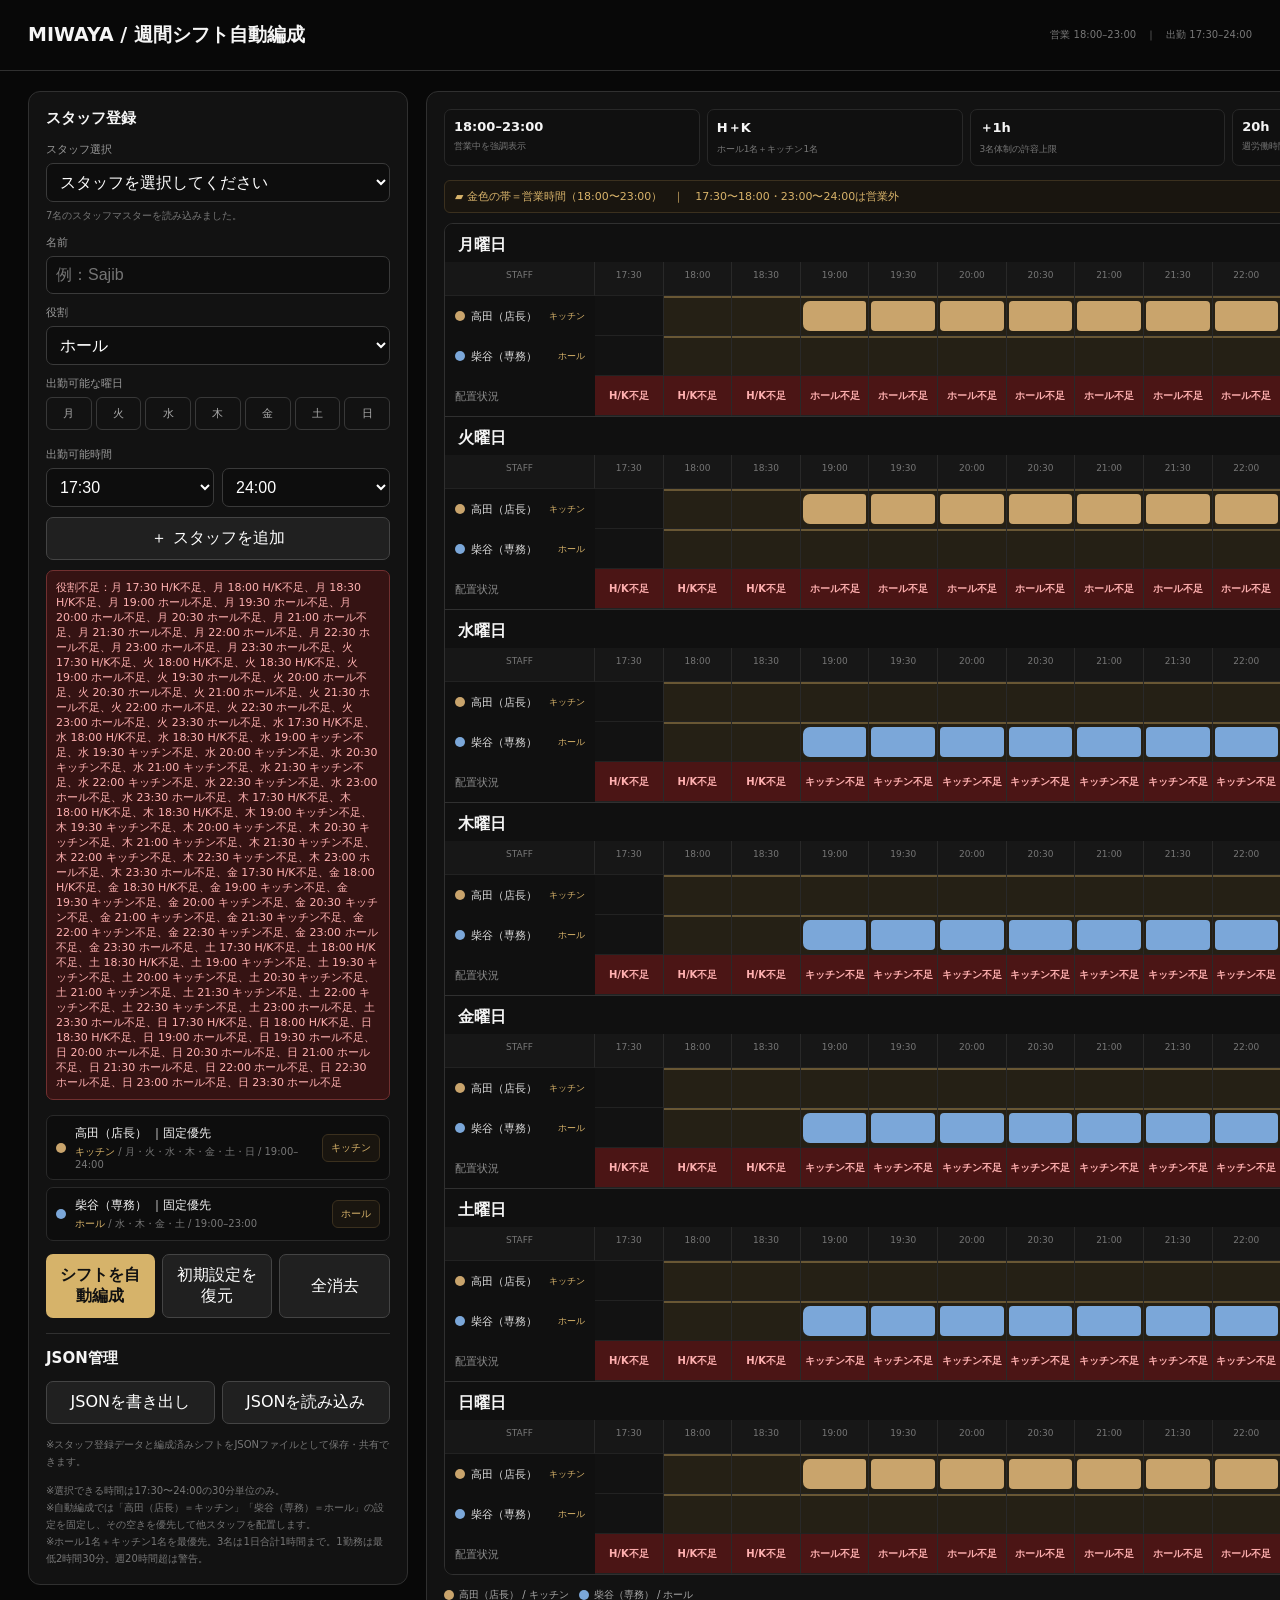
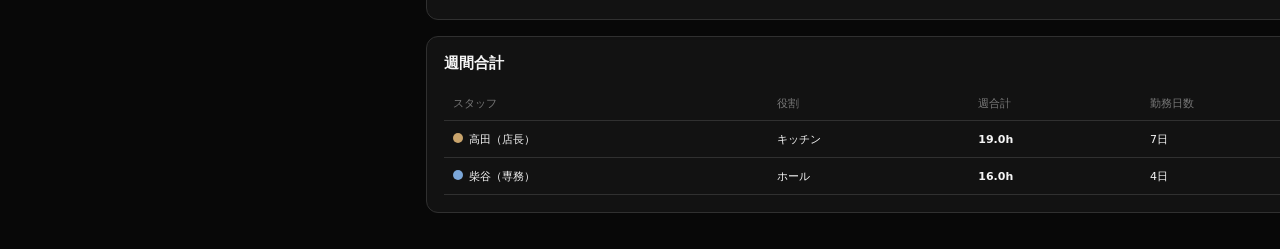
<file: index.html>
<!DOCTYPE html>
<html lang="ja">
<head>
<meta charset="UTF-8">
<meta name="viewport" content="width=device-width, initial-scale=1.0">
<meta http-equiv="refresh" content="0; url=original/miwaya_shift_scheduler.html">
<title>MIWAYA｜週間シフト自動編成</title>
<link rel="canonical" href="original/miwaya_shift_scheduler.html">
</head>
<body>
<p><a href="original/miwaya_shift_scheduler.html">MIWAYA 週間シフト自動編成を開く</a></p>
</body>
</html>
</file>
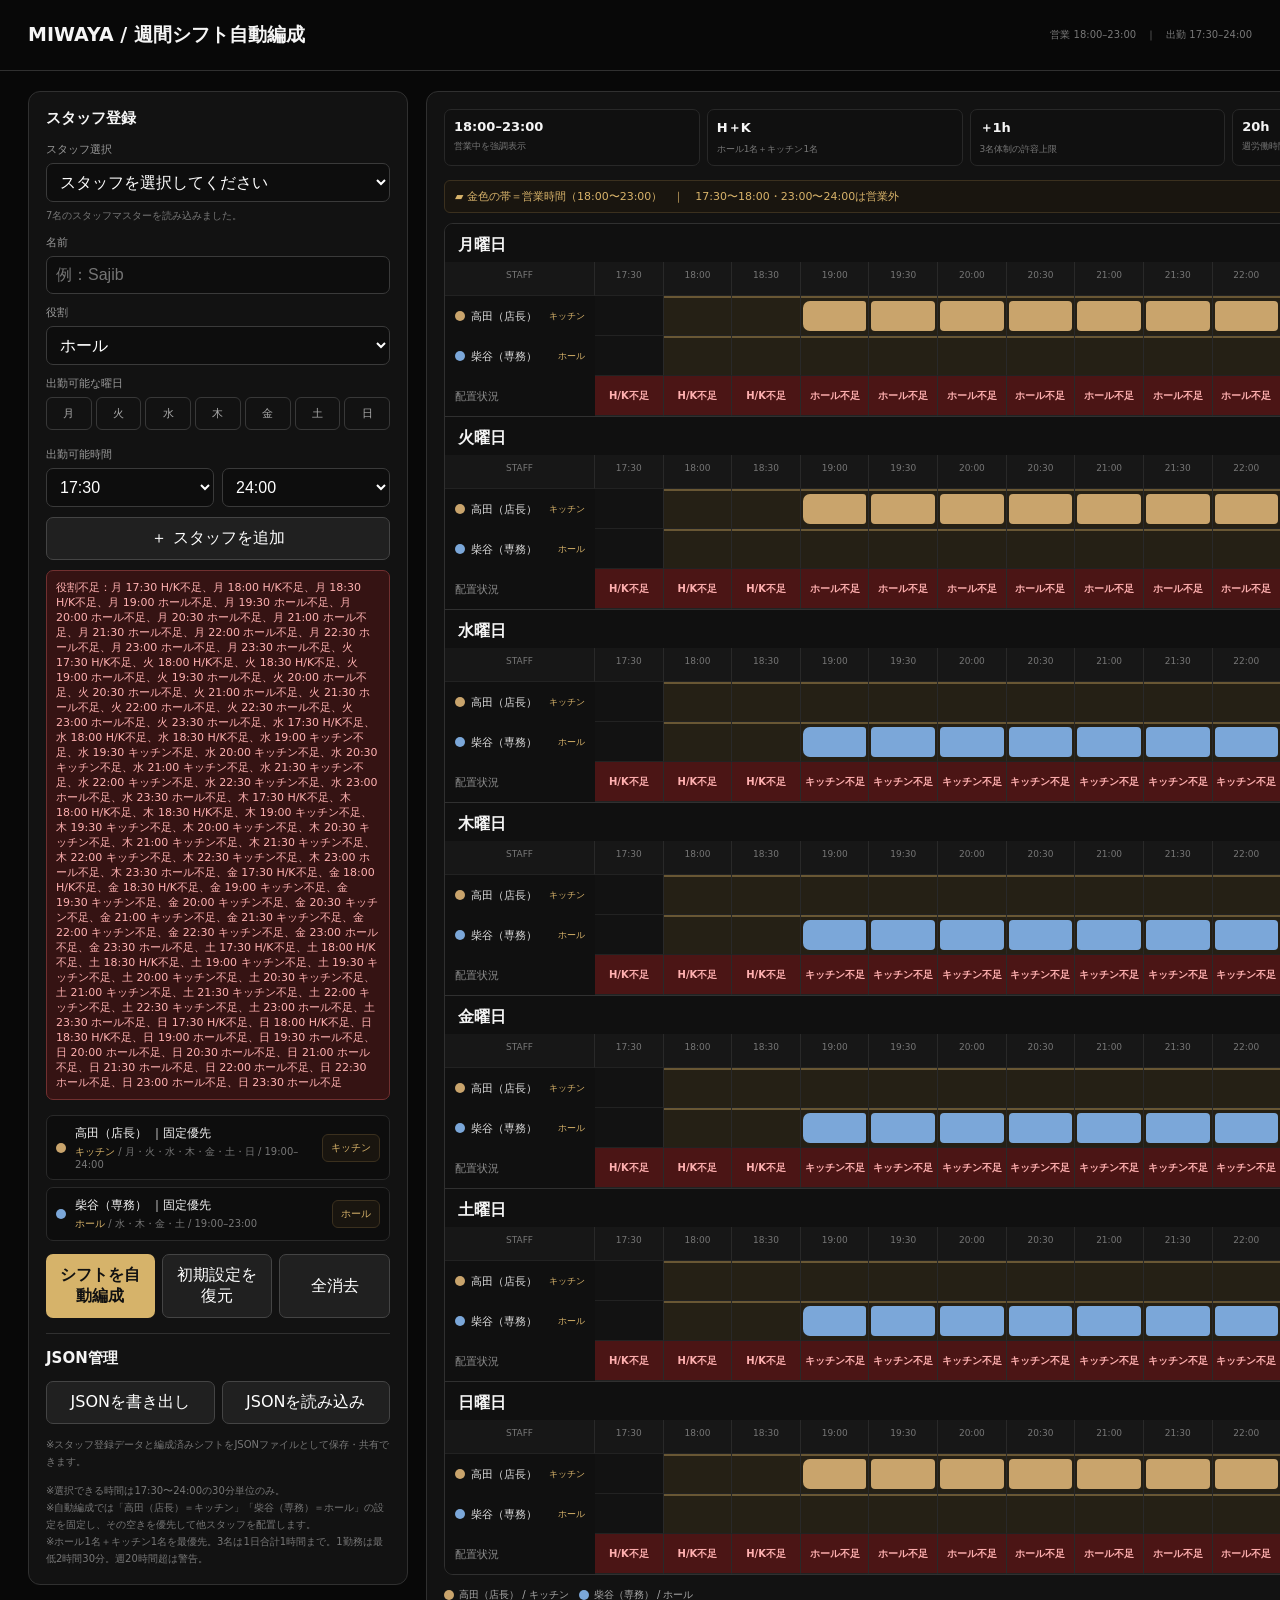
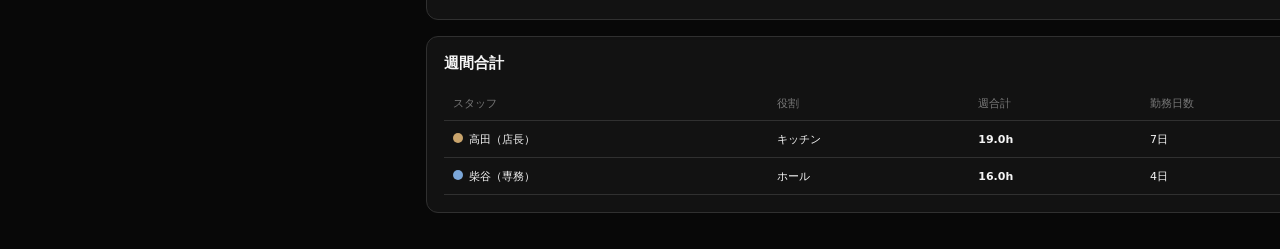
<file: original/miwaya_shift_scheduler.html>
<!DOCTYPE html>
<html lang="ja">
<head>
<meta charset="UTF-8">
<meta name="viewport" content="width=device-width, initial-scale=1.0">
<title>MIWAYA｜週間シフト自動編成</title>
<link rel="stylesheet" href="css/miwaya_shift_scheduler.css">
</head>
<body>
<header><h1>MIWAYA / 週間シフト自動編成</h1><div class="header-note">営業 18:00–23:00　｜　出勤 17:30–24:00</div></header>
<div class="wrap"><div class="grid">
<section>
<div class="panel">
<h2>スタッフ登録</h2>
<label>スタッフ選択</label>
<select id="staff-master"><option value="">スタッフマスターを読み込み中...</option></select>
<div id="staff-master-status" class="master-status"></div>
<label>名前</label><input id="name" type="text" placeholder="例：Sajib">
<label style="margin-top:11px">役割</label>
<select id="role"><option value="hall">ホール</option><option value="kitchen">キッチン</option></select>
<label style="margin-top:11px">出勤可能な曜日</label>
<div class="days" id="days">
<label class="daycheck"><input type="checkbox" value="0"><span>月</span></label><label class="daycheck"><input type="checkbox" value="1"><span>火</span></label>
<label class="daycheck"><input type="checkbox" value="2"><span>水</span></label><label class="daycheck"><input type="checkbox" value="3"><span>木</span></label>
<label class="daycheck"><input type="checkbox" value="4"><span>金</span></label><label class="daycheck"><input type="checkbox" value="5"><span>土</span></label>
<label class="daycheck"><input type="checkbox" value="6"><span>日</span></label></div>
<label style="margin-top:11px">出勤可能時間</label>
<div class="time-grid"><select id="from"></select><select id="to"></select></div>
<button id="add-person" class="btn secondary add" type="button">＋ スタッフを追加</button>
<div id="error" class="error"></div><div id="people" class="people"></div>
<div class="actions"><button id="generate" class="btn primary" type="button">シフトを自動編成</button><button id="load-demo" class="btn secondary" type="button">初期設定を復元</button><button id="clear-all" class="btn secondary" type="button">全消去</button></div>
<div class="data-actions">
<h2>JSON管理</h2>
<input id="import-json-file" class="visually-hidden" type="file" accept="application/json,.json">
<div class="actions"><button id="export-json" class="btn secondary" type="button">JSONを書き出し</button><button id="import-json" class="btn secondary" type="button">JSONを読み込み</button></div>
<div id="data-status" class="data-status"></div>
<div id="json-preview" class="json-preview" hidden>
<label for="json-preview-text">書き出し内容</label>
<textarea id="json-preview-text" readonly></textarea>
<div class="actions"><button id="share-json" class="btn primary" type="button">共有する</button><button id="copy-json" class="btn secondary" type="button">コピー</button><button id="download-json" class="btn secondary" type="button">再ダウンロード</button></div>
</div>
<div class="notice">※スタッフ登録データと編成済みシフトをJSONファイルとして保存・共有できます。</div>
</div>
<div class="notice">※選択できる時間は17:30〜24:00の30分単位のみ。<br>※自動編成では「高田（店長）＝キッチン」「柴谷（専務）＝ホール」の設定を固定し、その空きを優先して他スタッフを配置します。<br>※ホール1名＋キッチン1名を最優先。3名は1日合計1時間まで。1勤務は最低2時間30分。週20時間超は警告。</div>
</div>
</section>
<section>
<div class="panel">
<div class="constraints">
<div class="constraint"><b>18:00–23:00</b><span>営業中を強調表示</span></div><div class="constraint"><b>H＋K</b><span>ホール1名＋キッチン1名</span></div><div class="constraint"><b>＋1h</b><span>3名体制の許容上限</span></div><div class="constraint"><b>20h</b><span>週労働時間の目標上限</span></div>
</div>
<div class="open-label">▰ 金色の帯＝営業時間（18:00〜23:00）　｜　17:30〜18:00・23:00〜24:00は営業外</div>
<div class="schedule-wrap"><div id="schedule" class="schedule"><div class="empty">スタッフを登録して「シフトを自動編成」を押してください。</div></div></div>
<div id="legend" class="legend"></div>
</div>
<div class="panel summary"><h2>週間合計</h2><div id="summary"><div class="empty">まだ編成されていません。</div></div></div>
</section>
</div></div>

<script src="js/miwaya_shift_scheduler.js" defer></script>
</body>
</html>
</file>
<file: original/css/miwaya_shift_scheduler.css>
:root{--bg:#080808;--panel:#121212;--panel2:#181818;--line:#303030;--text:#f5f5f5;--muted:#999;--gold:#d6b36a;--danger:#ef5350;--open:#252015}
*{box-sizing:border-box}body{margin:0;background:var(--bg);color:var(--text);font-family:Inter,"Noto Sans JP",system-ui,sans-serif}
header{padding:22px 28px;border-bottom:1px solid var(--line);display:flex;justify-content:space-between;align-items:center;gap:14px}
h1{font-size:19px;margin:0}.header-note{font-size:10px;color:#777;text-align:right;line-height:1.6}h2{font-size:15px;margin:0 0 14px}
.wrap{max-width:1900px;margin:auto;padding:20px 28px}.grid{display:grid;grid-template-columns:380px 1fr;gap:18px}
.panel{background:var(--panel);border:1px solid var(--line);border-radius:12px;padding:17px;margin-bottom:16px}
label{display:block;color:var(--muted);font-size:11px;margin-bottom:6px}
input[type=text],select{width:100%;background:#0d0d0d;border:1px solid #3a3a3a;color:#fff;border-radius:7px;padding:9px;font-size:16px}
.master-status{color:#777;font-size:10px;line-height:1.6;margin:6px 0 11px}
.days{display:grid;grid-template-columns:repeat(7,1fr);gap:4px}.daycheck input{display:none}
.daycheck span{display:block;text-align:center;padding:8px 2px;border:1px solid #383838;border-radius:6px;color:#aaa;font-size:11px;cursor:pointer}
.daycheck input:checked+span{border-color:var(--gold);background:#2a2419;color:#fff}
.time-grid{display:grid;grid-template-columns:1fr 1fr;gap:8px}.timebox{background:#0d0d0d;border:1px solid #3a3a3a;border-radius:7px;padding:8px;color:#fff}
button{font:inherit}.btn{border-radius:7px;padding:10px 13px;cursor:pointer;min-height:42px}.primary{background:var(--gold);border:0;color:#111;font-weight:700}.secondary{background:#202020;border:1px solid #444;color:#fff}.add{width:100%;margin-top:10px}
.people{margin-top:15px;display:flex;flex-direction:column;gap:7px;max-height:430px;overflow:auto}
.person{display:flex;align-items:center;gap:9px;background:#0d0d0d;border:1px solid #292929;border-radius:7px;padding:9px}.dot{width:10px;height:10px;border-radius:50%;flex:none}
.pinfo{flex:1;min-width:0}.pname{font-size:12px}.psub{font-size:10px;color:#777;margin-top:3px;white-space:pre-line}.person-tools{display:flex;align-items:center;gap:6px}.role-select{width:auto;min-width:86px;padding:6px 8px;font-size:11px}.role-badge{display:inline-block;padding:6px 8px;border:1px solid #3b301e;border-radius:6px;background:#19150f;color:#d8b36a;font-size:10px;white-space:nowrap}.role-label,.role-mini{color:#d8b36a}.role-mini{margin-left:auto;font-size:9px}.remove{background:none;border:0;color:#777;cursor:pointer}
.actions{display:flex;gap:7px;flex-wrap:wrap;margin-top:13px}.actions .btn{flex:1}
.notice{font-size:10px;line-height:1.7;color:#777;margin-top:12px}.error{display:none;margin-top:10px;background:#351313;border:1px solid #713030;color:#ffb1b1;padding:9px;border-radius:7px;font-size:11px}
.data-actions{margin-top:15px;padding-top:15px;border-top:1px solid var(--line)}
.data-actions h2{margin-bottom:10px}.visually-hidden{position:absolute;width:1px;height:1px;padding:0;margin:-1px;overflow:hidden;clip:rect(0 0 0 0);white-space:nowrap;border:0}
.data-status{display:none;margin-top:9px;color:#9bd29b;background:#132013;border:1px solid #304f30;border-radius:7px;padding:8px 9px;font-size:11px}
.json-preview{margin-top:12px;background:#0d0d0d;border:1px solid #292929;border-radius:7px;padding:10px}
.json-preview textarea{width:100%;min-height:160px;max-height:260px;resize:vertical;background:#080808;border:1px solid #303030;border-radius:6px;color:#ddd;font:11px/1.5 ui-monospace,SFMono-Regular,Menlo,Consolas,monospace;padding:9px}
.schedule-wrap{overflow:auto;border:1px solid var(--line);border-radius:9px}.schedule{min-width:1042px}
.day{border-bottom:1px solid var(--line)}.day:last-child{border:0}.daytitle{height:38px;padding:11px 13px;background:#101010;font-weight:700;position:sticky;left:0;z-index:3}
.timeline{display:grid;grid-template-columns:150px repeat(13,minmax(68px,1fr))}
.head{height:34px;background:#171717}.cell{border-right:1px solid #292929;border-bottom:1px solid #222;font-size:9px;color:#777;text-align:center;padding:8px 2px}
.namecell{display:flex;align-items:center;gap:6px;text-align:left;padding:0 10px;color:#ddd;font-size:11px;background:#101010;position:sticky;left:0;z-index:2}
.slot{height:40px;border-right:1px solid #292929;border-bottom:1px solid #222;position:relative}
.open-slot{background:var(--open)}
.open-slot::before{content:"";position:absolute;left:0;right:0;top:0;height:2px;background:#8e7545;opacity:.65}
.work{height:30px;margin:5px 2px;border-radius:4px}.start{border-radius:7px 3px 3px 7px}.end{border-radius:3px 7px 7px 3px}
.cover{height:40px;border-bottom:1px solid #222;border-right:1px solid #292929;display:flex;align-items:center;justify-content:center;font-size:10px;font-weight:700}
.cover.ok{color:#8fc58f}.cover.triple{color:#d9bb6e;background:#292415}.cover.short{color:#777}.cover.missing{background:#4b1515;color:#ffb0b0}
.legend{display:flex;flex-wrap:wrap;gap:10px;margin-top:13px}.legend-item{font-size:10px;color:#aaa;display:flex;align-items:center;gap:5px}
.open-label{font-size:11px;color:#d8b36a;margin:0 0 10px;padding:8px 10px;background:#19150f;border:1px solid #3b301e;border-radius:6px}
.summary table{width:100%;border-collapse:collapse}.summary th,.summary td{padding:9px;border-bottom:1px solid var(--line);font-size:11px;text-align:left}.summary th{color:#777;font-weight:500}
.badge{display:inline-block;padding:4px 7px;border-radius:5px;background:#192219;color:#9bd29b;font-size:9px}.badge.warn{background:#8b2525;color:#fff}
.empty{text-align:center;color:#666;padding:25px;font-size:11px}
.constraints{display:grid;grid-template-columns:repeat(4,1fr);gap:7px;margin-bottom:14px}.constraint{background:#101010;border:1px solid #282828;border-radius:7px;padding:9px}.constraint b{display:block;font-size:13px}.constraint span{font-size:9px;color:#777}
.desktop-schedule{display:block}.mobile-schedule{display:none}
.mobile-day{border-bottom:1px solid var(--line);background:#101010}.mobile-day:last-child{border:0}.mobile-day-title{font-weight:700;padding:11px 12px;border-bottom:1px solid #252525;background:#0f0f0f;color:#f5f5f5}
.mobile-day-body{padding:10px 12px 12px}.mobile-axis{display:grid;grid-template-columns:repeat(13,1fr);margin-bottom:9px;border:1px solid #292929;border-radius:6px;overflow:hidden;background:#171717}.mobile-axis span{min-width:0;padding:6px 0;border-right:1px solid #292929;color:#777;font-size:8px;text-align:center}.mobile-axis span:last-child{border-right:0}
.mobile-staff{display:flex;flex-direction:column;gap:9px;margin-bottom:12px}.mobile-shift{background:#0d0d0d;border:1px solid #292929;border-radius:7px;padding:9px 10px}.mobile-shift-head{display:flex;align-items:center;justify-content:space-between;gap:12px;margin-bottom:8px}.mobile-shift-name{display:flex;align-items:center;gap:7px;min-width:0;font-size:12px}.mobile-shift-name span:last-child{overflow:hidden;text-overflow:ellipsis;white-space:nowrap}.mobile-shift-time{flex:none;color:#ddd;font-size:12px}
.mobile-bar{display:grid;grid-template-columns:repeat(13,1fr);height:24px;border:1px solid #292929;border-radius:6px;overflow:hidden;background:#0a0a0a}.mobile-bar-cell{position:relative;border-right:1px solid #242424;background:#0c0c0c}.mobile-bar-cell:last-child{border-right:0}.mobile-bar-cell.open{background:var(--open)}.mobile-bar-cell.open::before{content:"";position:absolute;left:0;right:0;top:0;height:2px;background:#8e7545;opacity:.65}.mobile-bar-cell.on::after{content:"";position:absolute;left:2px;right:2px;top:5px;bottom:5px;border-radius:4px;background:var(--staff-color)}
.mobile-none{color:#666;font-size:11px;padding:4px 0 8px}
.mobile-cover-grid{display:grid;grid-template-columns:repeat(2,1fr);gap:6px}.mobile-cover{display:flex;align-items:center;justify-content:space-between;gap:8px;border:1px solid #292929;border-radius:6px;padding:7px 8px;background:#101010;font-size:11px}.mobile-cover.ok{color:#8fc58f}.mobile-cover.triple{color:#d9bb6e;background:#292415}.mobile-cover.missing{background:#4b1515;color:#ffb0b0}.mobile-cover-time{color:#888}
@media(max-width:950px){header{align-items:flex-start}.grid{grid-template-columns:1fr}.wrap{padding:12px}.constraints{grid-template-columns:repeat(2,1fr)}}
@media(max-width:720px){
 header{padding:16px;flex-direction:column}.header-note{text-align:left}h1{font-size:17px}.panel{border-radius:8px;padding:14px}.days{gap:6px}.daycheck span{padding:10px 2px}.actions{display:grid;grid-template-columns:1fr}.person{align-items:flex-start}.person-tools{flex-direction:column;align-items:flex-end}.people{max-height:none}.open-label{font-size:10px;line-height:1.6}.schedule-wrap{overflow:hidden}.schedule{min-width:0}.desktop-schedule{display:none}.mobile-schedule{display:block}.legend{gap:8px}.summary{overflow:auto}.summary table{min-width:520px}.mobile-cover-grid{grid-template-columns:1fr}
}
</file>
